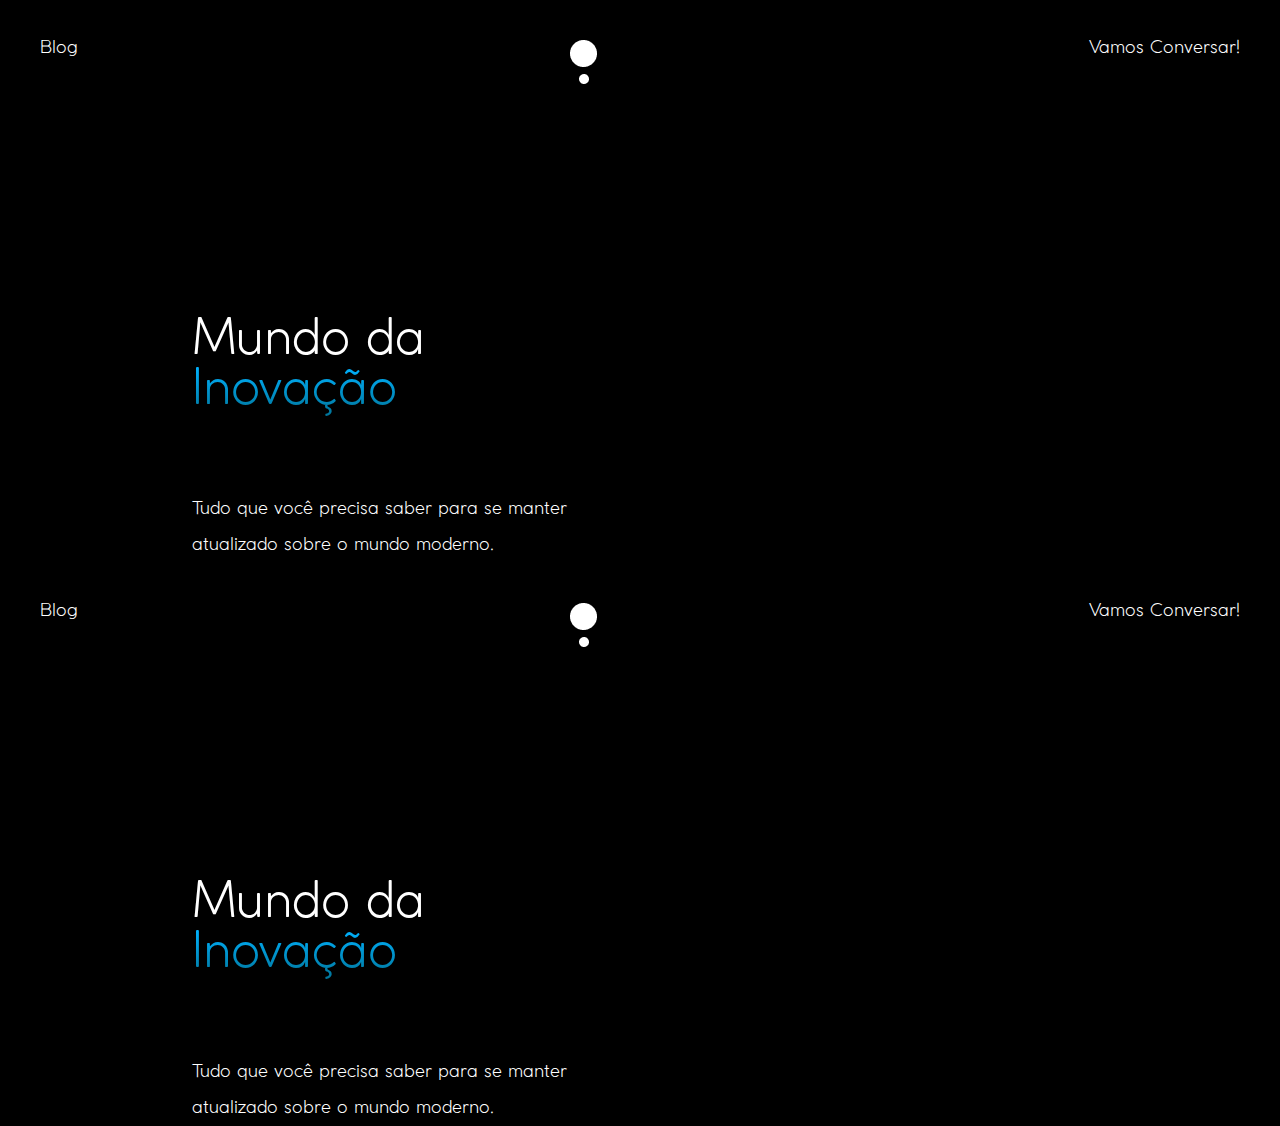
<file: Index.html>
<!DOCTYPE html>
<html lang="en">
<head>
    <meta charset="UTF-8">
    <meta name="viewport" content="width=device-width, initial-scale=1.0">

    <!--Links-->
    <link rel="stylesheet" href="css/style.css">
    <link rel="stylesheet" href="css/styling.css">
    <link href="https://fonts.googleapis.com/css2?family=Montserrat&display=swap" rel="stylesheet">

    <title>Ensight - Blog</title>
</head>

<body>

   
    <section class="BackgroundImage">
         

           <div class="Nav_Component"> 

                    <h2>Blog</h2>   

                    <img src="./assets/icons/logoensight.png" alt="Logo Ensight">	

                    <h2>Vamos Conversar!</h2>     
           </div> 

           <div class="Home_Main"> 

                <h1>Mundo da</h1>

                <h1 style=
                "background: -webkit-linear-gradient(#00B2FF, #007499);
                -webkit-background-clip: text;
                -webkit-text-fill-color: transparent;">
                
                Inovação</h1>

                <h2 style= "margin-top: 75px; line-height: 200%;" >Tudo que você precisa saber para se manter <br> atualizado sobre o mundo moderno.</h2>

             </div>
  

    </section>

    <section class="BackgroundImage">
         

        <div class="Nav_Component"> 

                 <h2>Blog</h2>   

                 <img src="./assets/icons/logoensight.png" alt="Logo Ensight">	

                 <h2>Vamos Conversar!</h2>     
        </div> 

        <div class="Home_Main"> 

             <h1>Mundo da</h1>

             <h1 style=
             "background: -webkit-linear-gradient(#00B2FF, #007499);
             -webkit-background-clip: text;
             -webkit-text-fill-color: transparent;">
             
             Inovação</h1>

             <h2 style= "margin-top: 75px; line-height: 200%;" >Tudo que você precisa saber para se manter <br> atualizado sobre o mundo moderno.</h2>

          </div>


 </section>

    







        
           

        

            

   


</body>
</html>
</file>
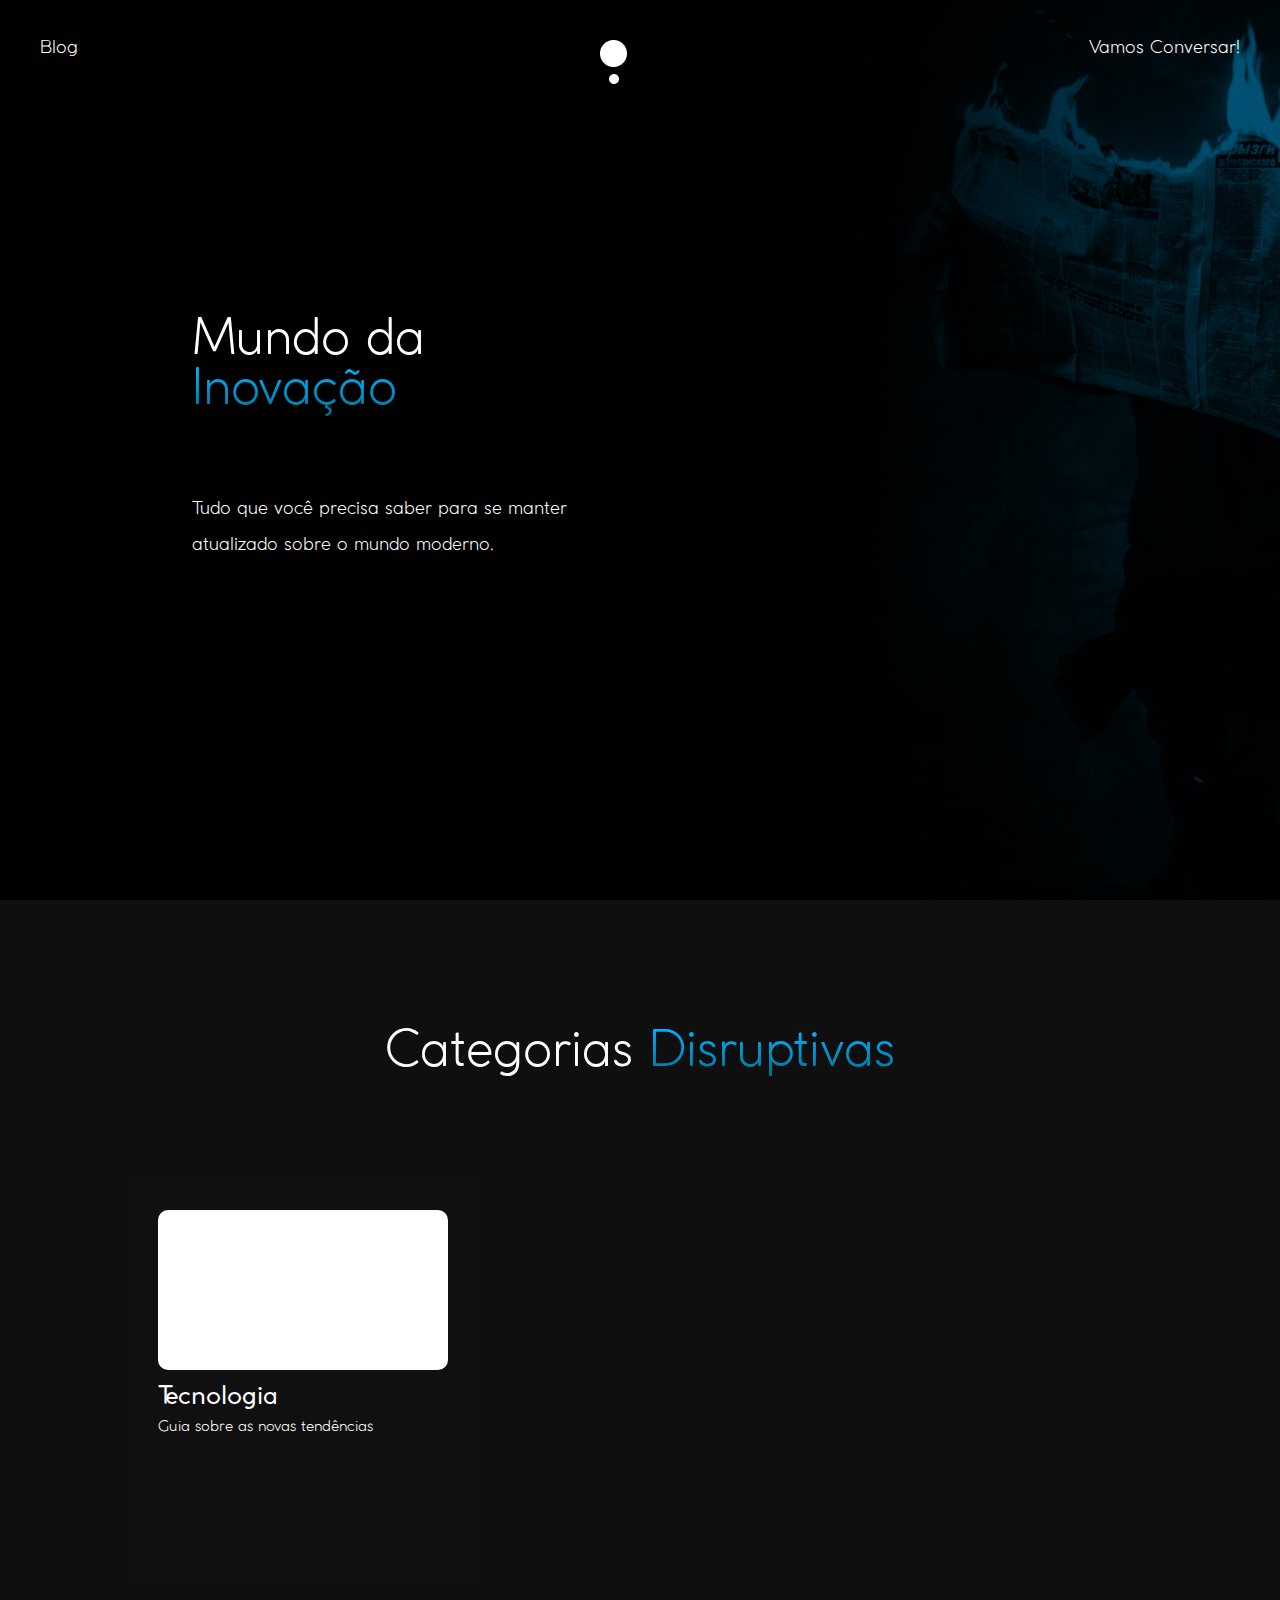
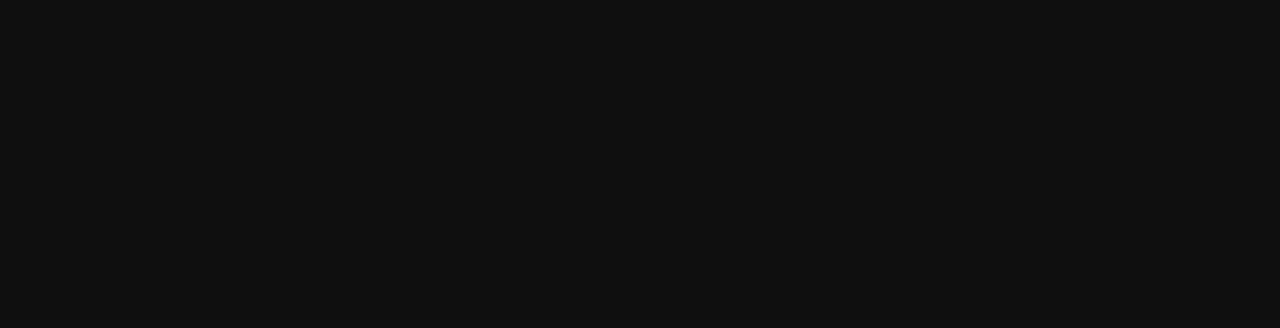
<file: src/pages/Blog/index.html>
<!DOCTYPE html>
<html lang="en">
<head>
    <meta charset="UTF-8">
    <meta name="viewport" content="width=device-width, initial-scale=1.0">

    <!--Links-->
    <link rel="stylesheet" href="../../assets/css/style.css">
    <link rel="stylesheet" href="./style.css">
    <link rel="stylesheet" href="../../assets/css/categoria.css">
    <link href="https://fonts.googleapis.com/css2?family=Montserrat&display=swap" rel="stylesheet">

    <title>Ensight - Blog</title>
</head>

<body>

   
    <section class="Section1">
         

           <div class="Nav_Component"> 

                    <h2>Blog</h2>   

                    <img class="LogoEnsight" src="../../assets/icons/logoensight.png" alt="Logo Ensight">	

                    <h2>Vamos Conversar!</h2>     
           </div> 

           <div class="Home_Main"> 

                <h1>Mundo da</h1>

                <h1 style=
                "background: -webkit-linear-gradient(#00B2FF, #007499);
                -webkit-background-clip: text;
                -webkit-text-fill-color: transparent;">
                
                Inovação</h1>

                <h2 style= "margin-top: 75px; line-height: 200%;" >Tudo que você precisa saber para se manter <br> atualizado sobre o mundo moderno.</h2>

             </div>
  

    </section>


    <section class="Section2">

        <div class="Home_Categorias"> 

            <h1>Categorias  
                
                <span style=
                "background: -webkit-linear-gradient(#00B2FF, #007499);
                -webkit-background-clip: text;
                -webkit-text-fill-color: transparent;"> Disruptivas
                </span>
            
            </h1>         

        </div>

        <div class="categorias"> 

        <div class="categoria-box"> 

                <div class="categoria-imgbox"> 

                       
                </div>
                <h3>Tecnologia</h3>
                <p> Guia sobre as novas tendências</p>
                   
        </div>

 

    </div>
       
        
    </section>
            

   


</body>
</html>
</file>
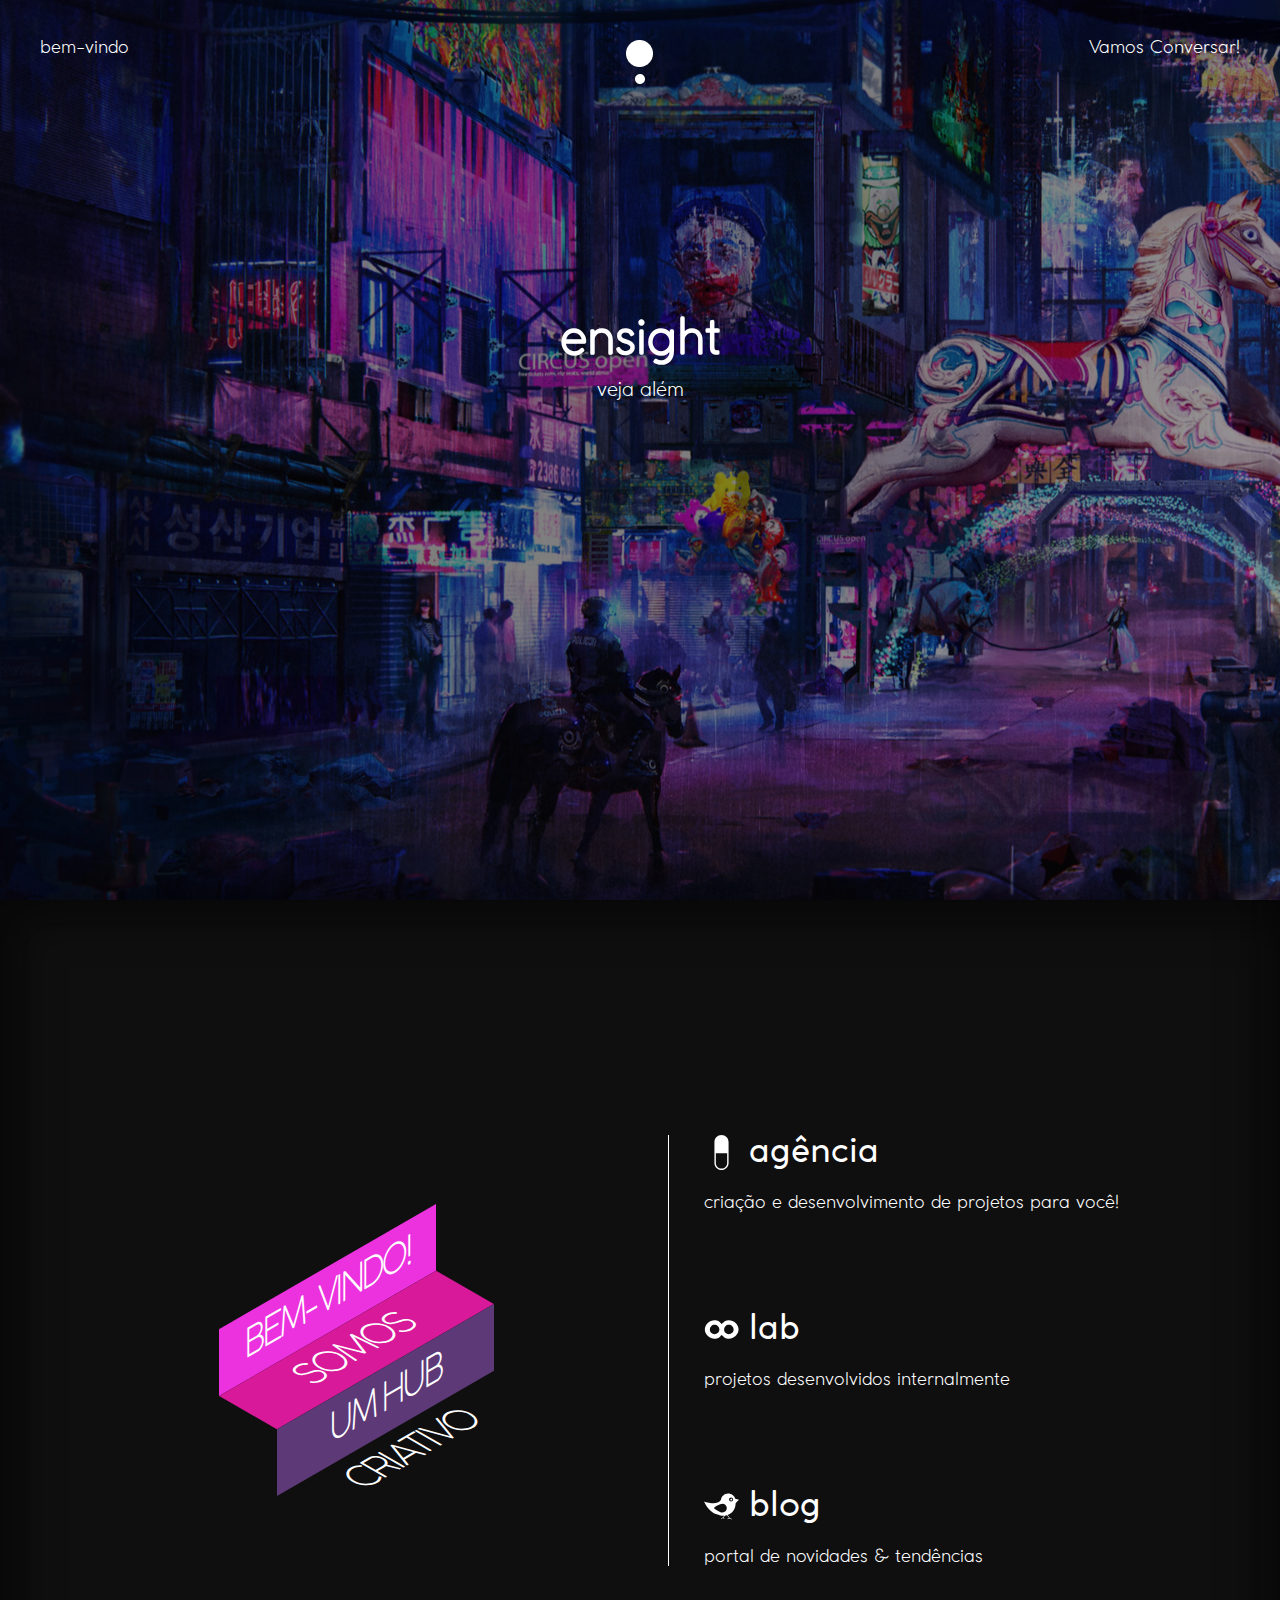
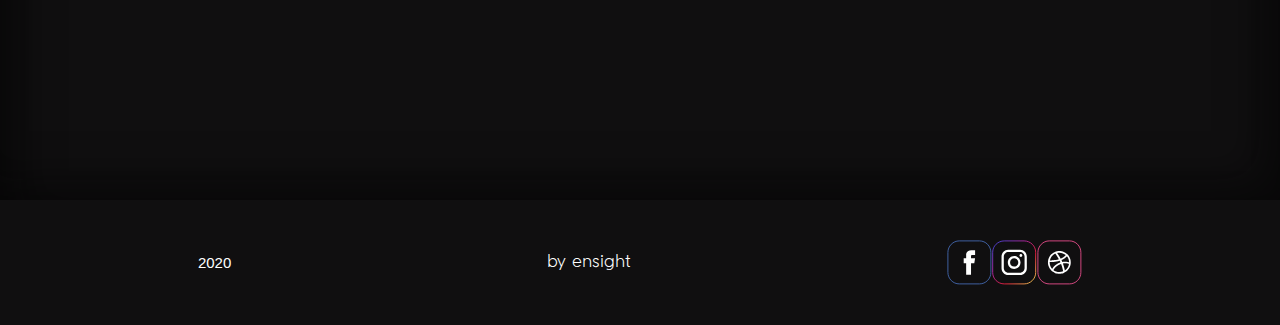
<file: src/pages/Home/index.html>
<!DOCTYPE html>
<html lang="en">
<head>
    <meta charset="UTF-8">
    <meta name="viewport" content="width=device-width, initial-scale=1.0">
    <meta http-equiv="X-UA-Compatible" content="ie=edge">
    <title>Ensight</title>
    <link rel="stylesheet" href="../../assets/css/style.css">
    <link rel="stylesheet" href="./style.css">
</head>
<body>

    <section class="SectionMain">
         

        <div class="Nav_Component"> 

                 <h2>bem-vindo</h2>   

                 <img class="LogoEnsight" src="../../assets/icons/logoensight.png" alt="Logo Ensight">	

                 <h2>Vamos Conversar!</h2>     
        </div> 

        <div>
            <h1 class="Ensight">ensight</h1>
            <h2 class="Ensight2" >veja além</h2>
            
        </div>

   <!--     
       <div class="Ensight_Bottom">
            <p>explorar</p>
                <svg width="26" height="7" viewBox="0 0 26 7" fill="none" xmlns="http://www.w3.org/2000/svg">
                <path d="M1 0.5L13.5 6L25.5 0.5" stroke="white"/>
                </svg>
        </div>
    -->


 </section>
    

    <Section class="content">


        <div class="container-main">

            <div class="perspective-text">
                <div class="perspective-line">
                  <p></p>
                  <p>Realidade</p>
                </div>
                <div class="perspective-line">
                  <p>Bem-Vindo!</p>
                  <p>é só uma</p>
                </div>
                <div class="perspective-line">
                  <p>somos</p>
                  <p>questão de</p>
                </div>
                <div class="perspective-line">
                  <p>um hub</p>
                  <p>Perspectiva</p>
                </div>
                <div class="perspective-line">
                  <p>criativo</p>
                  <p></p>
                </div>
              </div>

                <div class="areas">

                    <div class="container-names2">
                        <div class="name"> 
                            <img src="../../assets/icons/capsule.svg" height="35px" width="35px">
                            <h6 class="padding-left">agência</h6>
                        </div>
                      
                        <h2>criação e desenvolvimento de projetos para você!</h2>

                    </div>

                    <div class="container-names"> 
                        <div class="name">
                            <img src="../../assets/icons/loop.svg" height="35px" width="35px">
                            <h6 class="padding-left">lab</h6>
                        </div>
                        
                        <h2>projetos desenvolvidos internalmente</h2>

                     </div>

                    <div class="container-names2">
                        <div class="name">
                            <img src="../../assets/icons/bird.svg" height="35px" width="35px">
                            <h6 class="padding-left">blog</h6>
                        </div>
                       
                         <h2>portal de novidades & tendências</h2>

                    </div>

                </div>



        </div>

        <div class="content2">
            <div class="Footer_Component"> 

                <h5>2020</h5>   

                <h2>by ensight</h2>

                <div class="Footer_Social"> 

                    <img src="../../assets/icons/facebook.svg"  height="45px" width="45px">	
                    <img   src="../../assets/icons/Instagram.svg"  height="45px" width="45px">	
                    <img   src="../../assets/icons/Dribbble.svg" height="45px" width="45px">	

                </div>
               

     
       </div> 
        </div>

    </Section>


    




</body>
</html>
</file>
<file: css/style.css>
@font-face { 
    font-family: 'CocoGothicLight';
    src: url("../assets/fonts/CocoGothic-Light_trial.ttf");
  }

@font-face { 
    font-family: 'CocoGothicRegular';
    src: url("../assets/fonts/CocoGothic-Regular_trial.ttf");
  }

*  { 
    margin: 0;
    padding: 0;
    outline: 0;
    box-sizing: border-box;
}



body { 
    background-color: black;
    margin:0;
    
 
}

html { 
    box-sizing: border-box;
}

h1 { 
    color: #fff;
    font-size: 50px;
    font-family: "CocoGothicLight";
    font-weight: 100;
}

h2{ 
    color: #fff;
    font-size: 18px;
    font-family: "CocoGothicLight";
    font-weight: 100;
}

h3 { 
    color: #fff;
    font-size: 25px;
    font-family: "CocoGothicRegular";
    font-weight: 300;
}

h4{ 
    color: #fff;
    font-size: 15px;
    font-family: "CocoGothicRegular";
    font-weight: 300;
}

h5 { 
    color: #fff;
    font-size: 15px;
    font-family: 'Montserrat', sans-serif;
    font-weight: 300;

}


p { 
    color: #fff;
    font-size: 15px;
    font-family: "CocoGothicLight";
    font-weight: 100;
}



.LogoEnsight { 
    padding-left:5%;
}
</file>
<file: css/styling.css>
.Nav_Component { 
    display: flex;
    padding: 40px;
    justify-content: space-between;
  
}

.Section1 { 
  
    background-image: url("../assets/img/Background2.png") ;    
    width: 100%;
    height: 100vh;
}

.Home_Main { 
    margin-left: 15%;
    margin-top: 15%;
}


.LogoEnsight { 
    padding-left:5%;
}

.Section2 { 
   
    width: 100vw;
    height: 100vh;
}

.Home_Categorias{ 
    display: flex;
    justify-content: center;
    margin-top: 10%;
    
}
</file>
<file: src/assets/css/style.css>
@font-face { 
    font-family: 'CocoGothicLight';
    src: url("../fonts/CocoGothic-Light_trial.ttf");
  }

@font-face { 
    font-family: 'CocoGothicRegular';
    src: url("../fonts/CocoGothic-Regular_trial.ttf");
  }

*  { 
    margin: 0;
    padding: 0;
    outline: 0;
    box-sizing: border-box;
}



body { 
    background-color: #100F10;
    margin:0;
    
 
}

html { 
    box-sizing: border-box;
}

h1 { 
    color: #fff;
    font-size: 50px;
    font-family: "CocoGothicLight";
    font-weight: 100;
}

h2{ 
    color: #fff;
    font-size: 18px;
    font-family: "CocoGothicLight";
    font-weight: 100;
}

h3 { 
    color: #fff;
    font-size: 25px;
    font-family: "CocoGothicRegular";
    font-weight: 300;
}

h4{ 
    color: #fff;
    font-size: 15px;
    font-family: "CocoGothicRegular";
    font-weight: 300;
}

h5 { 
    color: #fff;
    font-size: 15px;
    font-family: 'Montserrat', sans-serif;
    font-weight: 300;

}

h6 {
    color: #fff;
    font-size: 35px;
    font-family: "CocoGothicRegular";
    font-weight: 300;
}


p { 
    color: #fff;
    font-size: 15px;
    font-family: "CocoGothicLight";
    font-weight: 100;
}



.LogoEnsight { 
    padding-left:5%;
}
</file>
<file: src/pages/Blog/style.css>
.Nav_Component { 
    display: flex;
    padding: 40px;
    justify-content: space-between;
  
}

.Section1 { 
  
    background-image: url("../../assets/img/Background1.png") ;    
    width: 100%;
    height: 100vh;
    background-size: cover;
}

.Home_Main { 
    margin-left: 15%;
    margin-top: 15%;
}


.LogoEnsight { 
    padding-left:5%;
}

.Section2 { 
   
    width: 100vw;
    height: 100vh;
}

.Home_Categorias { 
    display: flex;
    justify-content: center;
    margin-top: 10%;
    
}
</file>
<file: src/assets/css/categoria.css>
.categorias { 
    display: flex;
    justify-content: space-between;
    margin-left: 10%;
    margin-right:10%;
}

.categoria-box { 
    width: 350px;
    height: 400px;
    background-color: #101010;
    margin-top:10%;
    padding: 30px;
    
}

.categoria-imgbox { 
    position: relative;
    height: 160px;
    background-color: #fff;
    justify-content: center;
    border-radius: 10px;
    margin-bottom: 5%;
}

.categorias p { 
    margin-top: 10px;
}
</file>
<file: src/pages/Home/style.css>
.Nav_Component { 
    display: flex;
    padding: 40px;
    justify-content: space-between;
  
}

.SectionMain { 
  
    background-image: url("../../assets/img/fundorosa.png") ;    
    background-size: cover;
    height: 100vh;
    width: 100%;
}

.Ensight { 
    display: flex;
    justify-content: center;
    
    margin-top:15%;
    font-weight: 600;
}

.Ensight2 { 
    display: flex;
    justify-content: center;
    font-size: 1.25rem;
    margin-top: 15px;
    font-weight: 100;
   
}
/*
.Ensight_Bottom { 
    display: flex;
    flex-direction: column;
    align-items: center;
    margin-top:20%
}
*/

.container-main { 
    display: flex;
    flex-direction: row;
    justify-content: space-evenly;
    align-items: center;
    height: 100vh;
    width: 100%;
}

.content { 
    height: 100vh;
    width: 100%;
    box-shadow: inset -20px -20px 40px rgba(3,3,3,0.5),
    inset 20px 20px 40px rgba(3,3,3,0.5);
  
}

.areas { 
    display: flex;
    flex-direction: column;
    justify-content: center;
    border-left: 1px solid #FFFFFF;
    margin-left:10%;
    
    
}

.container-names { 
    padding-top: 100px ;
    padding-bottom: 100px ;
    padding-left: 35px;
}

.container-names2 { 
    padding-left: 35px;
}

.name { 
    display:flex;
    flex-direction: row;
    padding-bottom: 25px;
    align-items: center;
}

.padding-left { 
    padding-left: 10px;
}


.container-solucoes { 
    padding-top: 35px;
    font-weight:100;
    line-height: 150%;
}



.content2 { 
    height: 120px;
    width: 100%;
}


.Footer_Component { 
    display: flex;
    padding: 40px;
    justify-content: space-around;
    align-items: center;
  
}

.Footer_Social { 
    display: flex;
    flex-direction: row;
    justify-items: normal;
}





  
  .perspective-text {
    color: white;
    font-size: 58px;
    font-weight: 900;
    letter-spacing: -2px;
    text-transform: uppercase;
    text-align: center;
  }
  
  .perspective-line {
    height: 50px;
    overflow: hidden;
    position: relative;
  }
  
  p {
    font-size: 30px;
    margin: 0;
    height: 50px;
    line-height: 50px;
    transition: all 0.5s ease-in-out;
    padding-left: 20px;
    padding-right:20px;
  }
  
  .perspective-line:nth-child(odd) {
    transform: skew(60deg, -30deg) scaleY(0.667);
  }
  
  .perspective-line:nth-child(even) {
    transform: skew(0deg, -30deg) scaleY(1.337);
  }
  
  .perspective-text:hover p {
    transform: translate(0, -50px);
  }
  
  .perspective-line:nth-child(1) {
    left: 29px;
  }
  
  .perspective-line:nth-child(2) {
    left: 58px;
    background: #EC31DE;
  }
  
  .perspective-line:nth-child(3) {
    left: 87px;
    background: #D7199A;
  }
  
  .perspective-line:nth-child(4) {
    left: 116px;
    background: #5D3977;
  }
  
  .perspective-line:nth-child(5) {
    left: 145px;
  }
</file>
